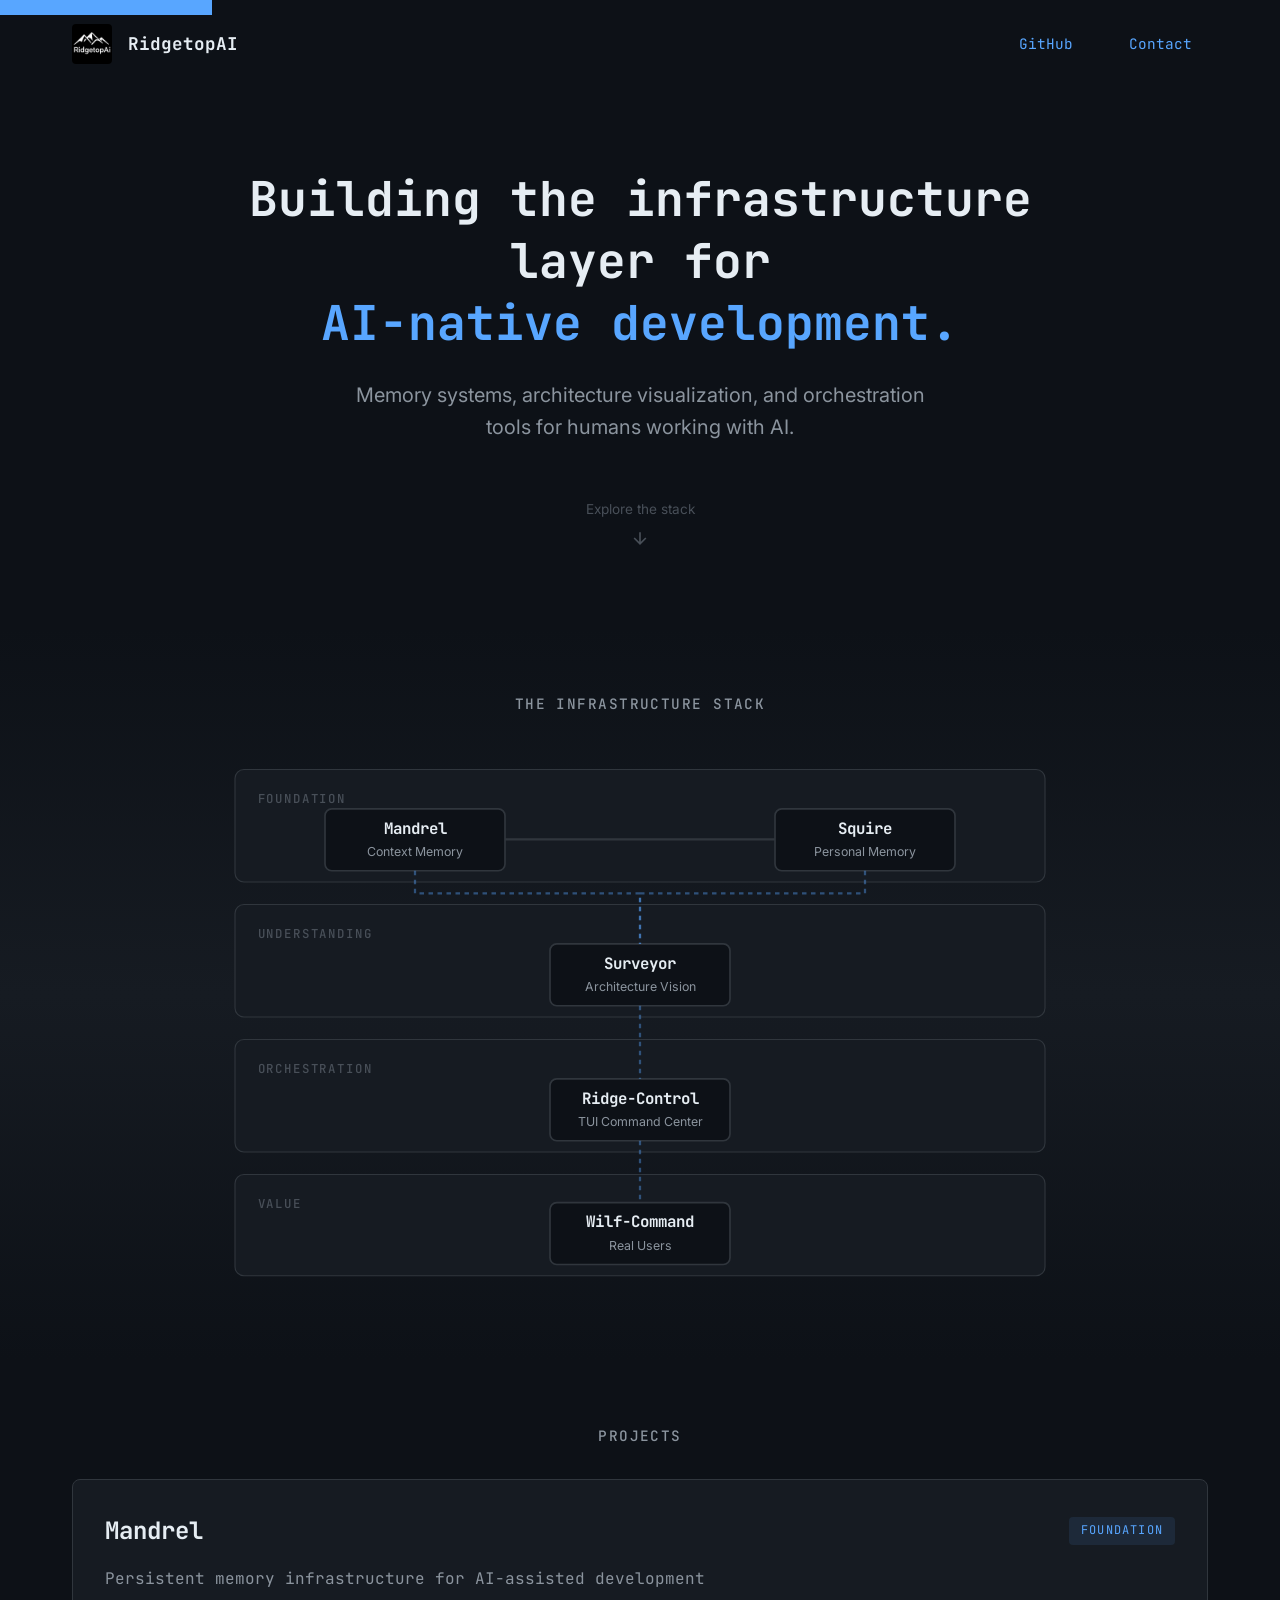
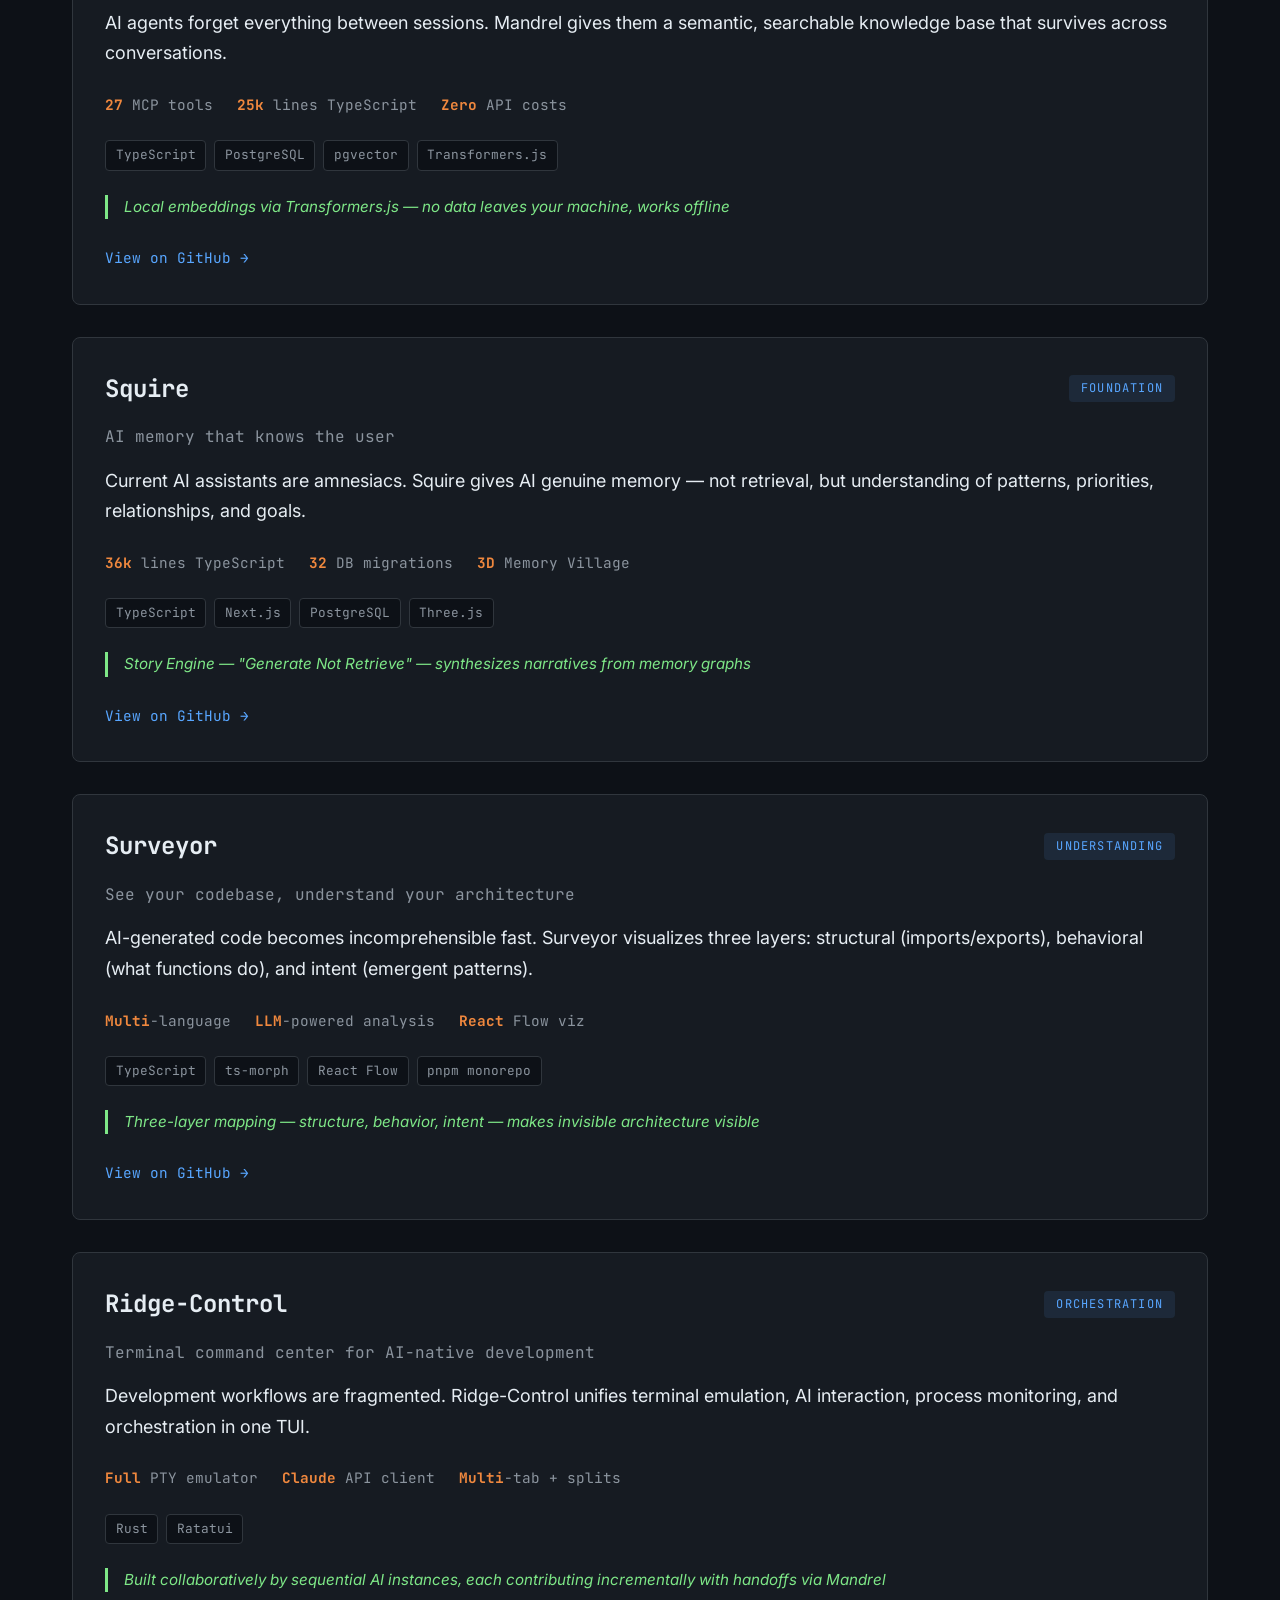
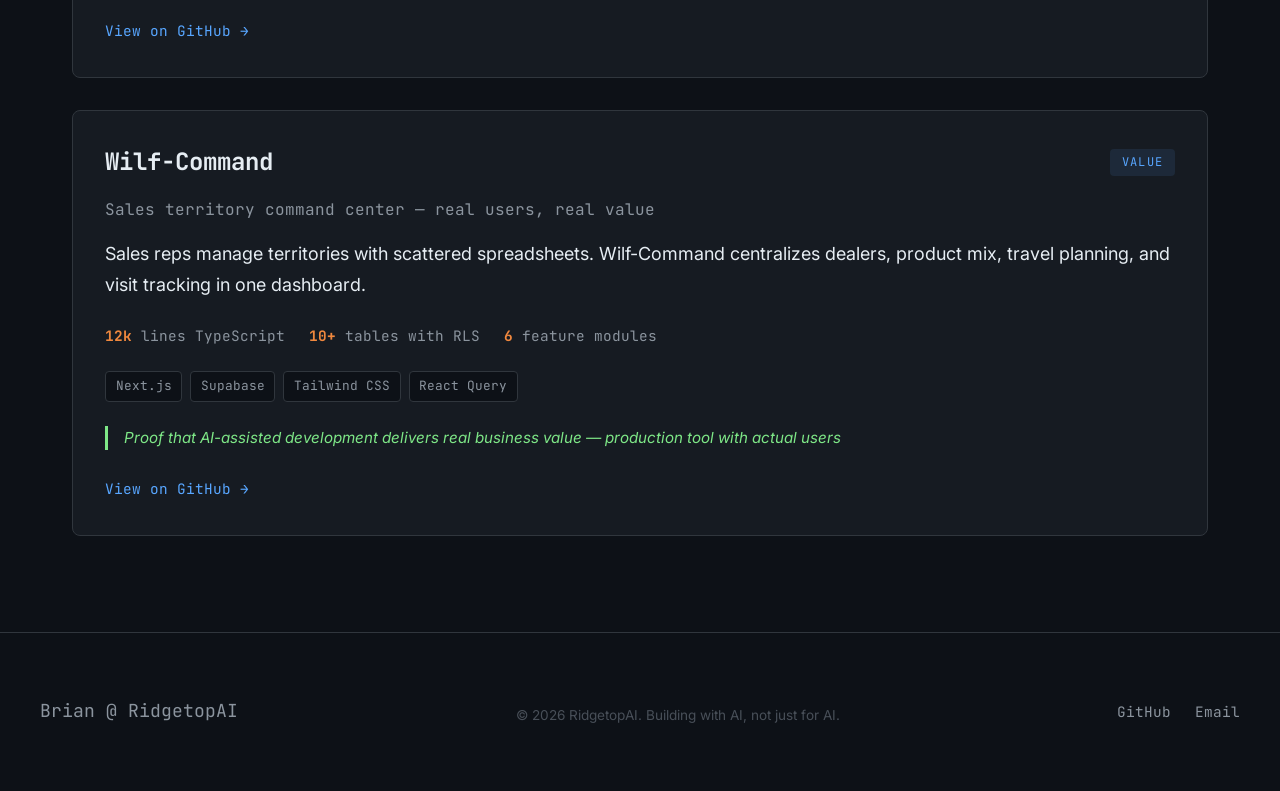
<file: index.html>
<!DOCTYPE html>
<html lang="en">
<head>
    <meta charset="UTF-8">
    <meta name="viewport" content="width=device-width, initial-scale=1.0">
    <title>RidgetopAI — AI-Native Development Infrastructure</title>
    <meta name="description" content="Building the infrastructure layer for AI-native development. Memory systems, architecture visualization, and orchestration tools for humans working with AI.">
    <meta name="author" content="Brian @ RidgetopAI">
    <meta name="keywords" content="AI development, MCP tools, memory systems, architecture visualization, AI-native, developer tools">
    <link rel="canonical" href="https://ridgetopai.net/">

    <!-- Open Graph / Social -->
    <meta property="og:type" content="website">
    <meta property="og:url" content="https://ridgetopai.net/">
    <meta property="og:title" content="RidgetopAI — AI-Native Development Infrastructure">
    <meta property="og:description" content="Building the infrastructure layer for AI-native development. Memory systems, architecture visualization, and orchestration tools for humans working with AI.">
    <meta property="og:image" content="https://ridgetopai.net/assets/ridgetopai-logo.JPG">

    <!-- Twitter -->
    <meta name="twitter:card" content="summary">
    <meta name="twitter:title" content="RidgetopAI — AI-Native Development Infrastructure">
    <meta name="twitter:description" content="Building the infrastructure layer for AI-native development.">

    <link rel="icon" type="image/jpeg" href="assets/ridgetopai-logo.JPG">
    <link rel="apple-touch-icon" href="assets/ridgetopai-logo.JPG">

    <!-- Font preloading for performance -->
    <link rel="preconnect" href="https://fonts.googleapis.com">
    <link rel="preconnect" href="https://fonts.gstatic.com" crossorigin>
    <link rel="preload" href="https://fonts.googleapis.com/css2?family=Inter:wght@400;500;700&family=JetBrains+Mono:wght@400;700&display=swap" as="style" onload="this.onload=null;this.rel='stylesheet'">
    <noscript><link href="https://fonts.googleapis.com/css2?family=Inter:wght@400;500;700&family=JetBrains+Mono:wght@400;700&display=swap" rel="stylesheet"></noscript>

    <link rel="stylesheet" href="styles.css">

    <!-- Structured data for SEO -->
    <script type="application/ld+json">
    {
        "@context": "https://schema.org",
        "@type": "Person",
        "name": "Brian",
        "url": "https://ridgetopai.net",
        "sameAs": ["https://github.com/RidgetopAi"],
        "jobTitle": "Developer",
        "worksFor": {
            "@type": "Organization",
            "name": "RidgetopAI"
        },
        "knowsAbout": ["AI Development", "MCP Tools", "Memory Systems", "TypeScript", "Rust"]
    }
    </script>
</head>
<body>
    <a href="#main-content" class="skip-link">Skip to main content</a>
    <header class="header" role="banner">
        <a href="/" class="logo" aria-label="RidgetopAI Home">
            <img src="assets/ridgetopai-logo.JPG" alt="RidgetopAI" width="40" height="40">
            <span class="logo-text">RidgetopAI</span>
        </a>
        <nav class="nav" aria-label="Main navigation">
            <a href="https://github.com/RidgetopAi" target="_blank" rel="noopener">GitHub</a>
            <a href="mailto:brian@ridgetopai.net">Contact</a>
        </nav>
    </header>

    <main id="main-content">
        <section class="hero">
            <h1>Building the infrastructure layer for<br><span class="accent">AI-native development.</span></h1>
            <p class="hero-sub">Memory systems, architecture visualization, and orchestration tools for humans working with AI.</p>
            <div class="scroll-hint">
                <span>Explore the stack</span>
                <svg width="24" height="24" viewBox="0 0 24 24" fill="none" stroke="currentColor" stroke-width="2">
                    <path d="M12 5v14M5 12l7 7 7-7"/>
                </svg>
            </div>
        </section>

        <section class="diagram-section">
            <h2 class="section-title">The Infrastructure Stack</h2>
            <div class="diagram-container">
                <svg viewBox="0 0 800 480" class="infrastructure-diagram" aria-label="Infrastructure diagram showing how the projects connect">
                    <!-- Foundation Layer -->
                    <g class="layer foundation-layer">
                        <rect x="40" y="20" width="720" height="100" rx="8" class="layer-bg"/>
                        <text x="60" y="50" class="layer-label">FOUNDATION</text>

                        <g class="node mandrel-node" transform="translate(120, 55)">
                            <rect width="160" height="55" rx="6" class="node-bg"/>
                            <text x="80" y="22" class="node-title">Mandrel</text>
                            <text x="80" y="42" class="node-subtitle">Context Memory</text>
                        </g>

                        <g class="node squire-node" transform="translate(520, 55)">
                            <rect width="160" height="55" rx="6" class="node-bg"/>
                            <text x="80" y="22" class="node-title">Squire</text>
                            <text x="80" y="42" class="node-subtitle">Personal Memory</text>
                        </g>

                        <!-- Connection line between Mandrel and Squire -->
                        <line x1="280" y1="82" x2="520" y2="82" class="connection-line"/>
                    </g>

                    <!-- Understanding Layer -->
                    <g class="layer understanding-layer">
                        <rect x="40" y="140" width="720" height="100" rx="8" class="layer-bg"/>
                        <text x="60" y="170" class="layer-label">UNDERSTANDING</text>

                        <g class="node surveyor-node" transform="translate(320, 175)">
                            <rect width="160" height="55" rx="6" class="node-bg"/>
                            <text x="80" y="22" class="node-title">Surveyor</text>
                            <text x="80" y="42" class="node-subtitle">Architecture Vision</text>
                        </g>
                    </g>

                    <!-- Connection from Foundation to Understanding -->
                    <path d="M200 110 L200 130 L400 130 L400 175" class="connection-line flow-line" fill="none"/>
                    <path d="M600 110 L600 130 L400 130 L400 175" class="connection-line flow-line" fill="none"/>

                    <!-- Orchestration Layer -->
                    <g class="layer orchestration-layer">
                        <rect x="40" y="260" width="720" height="100" rx="8" class="layer-bg"/>
                        <text x="60" y="290" class="layer-label">ORCHESTRATION</text>

                        <g class="node ridge-node" transform="translate(320, 295)">
                            <rect width="160" height="55" rx="6" class="node-bg"/>
                            <text x="80" y="22" class="node-title">Ridge-Control</text>
                            <text x="80" y="42" class="node-subtitle">TUI Command Center</text>
                        </g>
                    </g>

                    <!-- Connection from Understanding to Orchestration -->
                    <path d="M400 230 L400 295" class="connection-line flow-line" fill="none"/>

                    <!-- Value Layer -->
                    <g class="layer value-layer">
                        <rect x="40" y="380" width="720" height="90" rx="8" class="layer-bg"/>
                        <text x="60" y="410" class="layer-label">VALUE</text>

                        <g class="node wilf-node" transform="translate(320, 405)">
                            <rect width="160" height="55" rx="6" class="node-bg"/>
                            <text x="80" y="22" class="node-title">Wilf-Command</text>
                            <text x="80" y="42" class="node-subtitle">Real Users</text>
                        </g>
                    </g>

                    <!-- Connection from Orchestration to Value -->
                    <path d="M400 350 L400 405" class="connection-line flow-line" fill="none"/>

                    <!-- Flow arrows -->
                    <defs>
                        <marker id="arrowhead" markerWidth="10" markerHeight="7" refX="9" refY="3.5" orient="auto">
                            <polygon points="0 0, 10 3.5, 0 7" fill="var(--accent)"/>
                        </marker>
                    </defs>
                </svg>
            </div>

            <!-- Mobile simplified version -->
            <div class="diagram-mobile">
                <div class="mobile-layer">
                    <span class="mobile-label">Foundation</span>
                    <div class="mobile-nodes">
                        <span class="mobile-node">Mandrel</span>
                        <span class="mobile-node">Squire</span>
                    </div>
                </div>
                <div class="mobile-arrow">↓</div>
                <div class="mobile-layer">
                    <span class="mobile-label">Understanding</span>
                    <div class="mobile-nodes">
                        <span class="mobile-node">Surveyor</span>
                    </div>
                </div>
                <div class="mobile-arrow">↓</div>
                <div class="mobile-layer">
                    <span class="mobile-label">Orchestration</span>
                    <div class="mobile-nodes">
                        <span class="mobile-node">Ridge-Control</span>
                    </div>
                </div>
                <div class="mobile-arrow">↓</div>
                <div class="mobile-layer">
                    <span class="mobile-label">Value</span>
                    <div class="mobile-nodes">
                        <span class="mobile-node">Wilf-Command</span>
                    </div>
                </div>
            </div>
        </section>

        <section class="projects">
            <h2 class="section-title">Projects</h2>

            <!-- Mandrel -->
            <article class="project-card fade-in">
                <div class="project-header">
                    <h3 class="project-name">Mandrel</h3>
                    <span class="project-layer">Foundation</span>
                </div>
                <p class="project-tagline">Persistent memory infrastructure for AI-assisted development</p>
                <p class="project-description">AI agents forget everything between sessions. Mandrel gives them a semantic, searchable knowledge base that survives across conversations.</p>
                <div class="project-stats">
                    <span class="stat"><span class="stat-value">27</span> MCP tools</span>
                    <span class="stat"><span class="stat-value">25k</span> lines TypeScript</span>
                    <span class="stat"><span class="stat-value">Zero</span> API costs</span>
                </div>
                <div class="project-tech">
                    <span class="tech-badge">TypeScript</span>
                    <span class="tech-badge">PostgreSQL</span>
                    <span class="tech-badge">pgvector</span>
                    <span class="tech-badge">Transformers.js</span>
                </div>
                <p class="project-highlight">Local embeddings via Transformers.js — no data leaves your machine, works offline</p>
                <a href="https://github.com/RidgetopAi" target="_blank" rel="noopener" class="project-link">View on GitHub →</a>
            </article>

            <!-- Squire -->
            <article class="project-card fade-in">
                <div class="project-header">
                    <h3 class="project-name">Squire</h3>
                    <span class="project-layer">Foundation</span>
                </div>
                <p class="project-tagline">AI memory that knows the user</p>
                <p class="project-description">Current AI assistants are amnesiacs. Squire gives AI genuine memory — not retrieval, but understanding of patterns, priorities, relationships, and goals.</p>
                <div class="project-stats">
                    <span class="stat"><span class="stat-value">36k</span> lines TypeScript</span>
                    <span class="stat"><span class="stat-value">32</span> DB migrations</span>
                    <span class="stat"><span class="stat-value">3D</span> Memory Village</span>
                </div>
                <div class="project-tech">
                    <span class="tech-badge">TypeScript</span>
                    <span class="tech-badge">Next.js</span>
                    <span class="tech-badge">PostgreSQL</span>
                    <span class="tech-badge">Three.js</span>
                </div>
                <p class="project-highlight">Story Engine — "Generate Not Retrieve" — synthesizes narratives from memory graphs</p>
                <a href="https://github.com/RidgetopAi" target="_blank" rel="noopener" class="project-link">View on GitHub →</a>
            </article>

            <!-- Surveyor -->
            <article class="project-card fade-in">
                <div class="project-header">
                    <h3 class="project-name">Surveyor</h3>
                    <span class="project-layer">Understanding</span>
                </div>
                <p class="project-tagline">See your codebase, understand your architecture</p>
                <p class="project-description">AI-generated code becomes incomprehensible fast. Surveyor visualizes three layers: structural (imports/exports), behavioral (what functions do), and intent (emergent patterns).</p>
                <div class="project-stats">
                    <span class="stat"><span class="stat-value">Multi</span>-language</span>
                    <span class="stat"><span class="stat-value">LLM</span>-powered analysis</span>
                    <span class="stat"><span class="stat-value">React</span> Flow viz</span>
                </div>
                <div class="project-tech">
                    <span class="tech-badge">TypeScript</span>
                    <span class="tech-badge">ts-morph</span>
                    <span class="tech-badge">React Flow</span>
                    <span class="tech-badge">pnpm monorepo</span>
                </div>
                <p class="project-highlight">Three-layer mapping — structure, behavior, intent — makes invisible architecture visible</p>
                <a href="https://github.com/RidgetopAi" target="_blank" rel="noopener" class="project-link">View on GitHub →</a>
            </article>

            <!-- Ridge-Control -->
            <article class="project-card fade-in">
                <div class="project-header">
                    <h3 class="project-name">Ridge-Control</h3>
                    <span class="project-layer">Orchestration</span>
                </div>
                <p class="project-tagline">Terminal command center for AI-native development</p>
                <p class="project-description">Development workflows are fragmented. Ridge-Control unifies terminal emulation, AI interaction, process monitoring, and orchestration in one TUI.</p>
                <div class="project-stats">
                    <span class="stat"><span class="stat-value">Full</span> PTY emulator</span>
                    <span class="stat"><span class="stat-value">Claude</span> API client</span>
                    <span class="stat"><span class="stat-value">Multi</span>-tab + splits</span>
                </div>
                <div class="project-tech">
                    <span class="tech-badge">Rust</span>
                    <span class="tech-badge">Ratatui</span>
                </div>
                <p class="project-highlight">Built collaboratively by sequential AI instances, each contributing incrementally with handoffs via Mandrel</p>
                <a href="https://github.com/RidgetopAi" target="_blank" rel="noopener" class="project-link">View on GitHub →</a>
            </article>

            <!-- Wilf-Command -->
            <article class="project-card fade-in">
                <div class="project-header">
                    <h3 class="project-name">Wilf-Command</h3>
                    <span class="project-layer">Value</span>
                </div>
                <p class="project-tagline">Sales territory command center — real users, real value</p>
                <p class="project-description">Sales reps manage territories with scattered spreadsheets. Wilf-Command centralizes dealers, product mix, travel planning, and visit tracking in one dashboard.</p>
                <div class="project-stats">
                    <span class="stat"><span class="stat-value">12k</span> lines TypeScript</span>
                    <span class="stat"><span class="stat-value">10+</span> tables with RLS</span>
                    <span class="stat"><span class="stat-value">6</span> feature modules</span>
                </div>
                <div class="project-tech">
                    <span class="tech-badge">Next.js</span>
                    <span class="tech-badge">Supabase</span>
                    <span class="tech-badge">Tailwind CSS</span>
                    <span class="tech-badge">React Query</span>
                </div>
                <p class="project-highlight">Proof that AI-assisted development delivers real business value — production tool with actual users</p>
                <a href="https://github.com/RidgetopAi" target="_blank" rel="noopener" class="project-link">View on GitHub →</a>
            </article>
        </section>
    </main>

    <footer class="footer" role="contentinfo">
        <div class="footer-content">
            <p class="footer-name">Brian @ RidgetopAI</p>
            <p class="footer-copyright">&copy; 2026 RidgetopAI. Building with AI, not just for AI.</p>
            <nav class="footer-nav" aria-label="Footer navigation">
                <a href="https://github.com/RidgetopAi" target="_blank" rel="noopener">GitHub</a>
                <a href="mailto:brian@ridgetopai.net">Email</a>
            </nav>
        </div>
    </footer>

    <script src="script.js"></script>
</body>
</html>
</file>
<file: styles.css>
/* ============================================
   RidgetopAI Landing Page Styles
   Terminal Elegance + Infrastructure Diagram
   ============================================ */

/* CSS Variables */
:root {
    --bg: #0D1117;
    --surface: #161B22;
    --border: #30363D;
    --text: #E6EDF3;
    --text-muted: #8B949E;
    --text-dim: #484F58;
    --accent: #58A6FF;
    --accent-green: #7EE787;
    --code: #F0883E;

    --font-mono: 'JetBrains Mono', monospace;
    --font-sans: 'Inter', -apple-system, BlinkMacSystemFont, 'Segoe UI', sans-serif;

    --spacing-xs: 0.5rem;
    --spacing-sm: 1rem;
    --spacing-md: 1.5rem;
    --spacing-lg: 2rem;
    --spacing-xl: 3rem;
    --spacing-2xl: 4rem;

    --max-width: 1200px;
    --border-radius: 8px;
}

/* Skip Link - Accessibility */
.skip-link {
    position: absolute;
    top: -40px;
    left: 0;
    background: var(--accent);
    color: var(--bg);
    padding: var(--spacing-sm);
    z-index: 100;
    font-family: var(--font-mono);
    font-size: 0.9rem;
    transition: top 0.2s ease;
}

.skip-link:focus {
    top: 0;
}

/* Reset & Base */
*, *::before, *::after {
    box-sizing: border-box;
    margin: 0;
    padding: 0;
}

html {
    scroll-behavior: smooth;
}

body {
    font-family: var(--font-sans);
    font-size: 18px;
    line-height: 1.6;
    color: var(--text);
    background: var(--bg);
    min-height: 100vh;
}

a {
    color: var(--accent);
    text-decoration: none;
    transition: color 0.2s ease;
}

a:hover {
    color: var(--text);
}

img {
    max-width: 100%;
    height: auto;
}

/* Container */
.container {
    max-width: var(--max-width);
    margin: 0 auto;
    padding: 0 var(--spacing-md);
}

/* Header */
.header {
    display: flex;
    justify-content: space-between;
    align-items: center;
    padding: var(--spacing-md) var(--spacing-lg);
    max-width: var(--max-width);
    margin: 0 auto;
}

.logo {
    display: flex;
    align-items: center;
    gap: var(--spacing-sm);
    color: var(--text);
}

.logo img {
    width: 40px;
    height: 40px;
    border-radius: 4px;
    filter: invert(1);
}

.logo-text {
    font-family: var(--font-mono);
    font-weight: 700;
    font-size: 1.1rem;
}

.nav {
    display: flex;
    gap: var(--spacing-md);
}

.nav a {
    font-family: var(--font-mono);
    font-size: 0.9rem;
    padding: var(--spacing-xs) var(--spacing-sm);
    border-radius: 4px;
    transition: background-color 0.2s ease, color 0.2s ease;
}

.nav a:hover {
    background: var(--surface);
}

/* Hero Section */
.hero {
    text-align: center;
    padding: var(--spacing-2xl) var(--spacing-lg);
    min-height: 60vh;
    display: flex;
    flex-direction: column;
    justify-content: center;
    align-items: center;
    gap: var(--spacing-md);
}

.hero h1 {
    font-family: var(--font-mono);
    font-size: clamp(1.8rem, 5vw, 3rem);
    font-weight: 700;
    line-height: 1.3;
    max-width: 800px;
}

.hero h1 .accent {
    color: var(--accent);
}

.hero-sub {
    font-size: clamp(1rem, 2vw, 1.25rem);
    color: var(--text-muted);
    max-width: 600px;
}

.scroll-hint {
    margin-top: var(--spacing-lg);
    display: flex;
    flex-direction: column;
    align-items: center;
    gap: var(--spacing-xs);
    color: var(--text-dim);
    font-size: 0.85rem;
    animation: float 2s ease-in-out infinite;
}

.scroll-hint svg {
    width: 20px;
    height: 20px;
}

@keyframes float {
    0%, 100% { transform: translateY(0); }
    50% { transform: translateY(6px); }
}

/* Section Title */
.section-title {
    font-family: var(--font-mono);
    font-size: 0.9rem;
    font-weight: 500;
    text-transform: uppercase;
    letter-spacing: 0.1em;
    color: var(--text-muted);
    text-align: center;
    margin-bottom: var(--spacing-lg);
}

/* Infrastructure Diagram Section */
.diagram-section {
    padding: var(--spacing-2xl) var(--spacing-lg);
    background: linear-gradient(180deg, transparent 0%, var(--surface) 50%, transparent 100%);
}

.diagram-container {
    max-width: 900px;
    margin: 0 auto;
}

.infrastructure-diagram {
    width: 100%;
    height: auto;
}

/* SVG Diagram Styles */
.layer-bg {
    fill: var(--surface);
    stroke: var(--border);
    stroke-width: 1;
}

.layer-label {
    fill: var(--text-dim);
    font-family: var(--font-mono);
    font-size: 11px;
    font-weight: 500;
    letter-spacing: 0.15em;
}

.node-bg {
    fill: var(--bg);
    stroke: var(--border);
    stroke-width: 1.5;
    transition: stroke 0.2s ease, fill 0.2s ease;
}

.node:hover .node-bg {
    stroke: var(--accent);
    fill: var(--surface);
}

.node-title {
    fill: var(--text);
    font-family: var(--font-mono);
    font-size: 14px;
    font-weight: 700;
    text-anchor: middle;
}

.node-subtitle {
    fill: var(--text-muted);
    font-family: var(--font-sans);
    font-size: 11px;
    text-anchor: middle;
}

.connection-line {
    stroke: var(--border);
    stroke-width: 2;
}

.flow-line {
    stroke: var(--accent);
    stroke-opacity: 0.4;
    stroke-dasharray: 4 4;
}

/* Mobile Diagram */
.diagram-mobile {
    display: none;
    flex-direction: column;
    align-items: center;
    gap: var(--spacing-sm);
    padding: var(--spacing-lg);
}

.mobile-layer {
    background: var(--surface);
    border: 1px solid var(--border);
    border-radius: var(--border-radius);
    padding: var(--spacing-sm) var(--spacing-md);
    width: 100%;
    max-width: 300px;
    text-align: center;
}

.mobile-label {
    display: block;
    font-family: var(--font-mono);
    font-size: 0.75rem;
    text-transform: uppercase;
    letter-spacing: 0.1em;
    color: var(--text-dim);
    margin-bottom: var(--spacing-xs);
}

.mobile-nodes {
    display: flex;
    flex-wrap: wrap;
    justify-content: center;
    gap: var(--spacing-xs);
}

.mobile-node {
    font-family: var(--font-mono);
    font-size: 0.9rem;
    font-weight: 600;
    color: var(--text);
    background: var(--bg);
    padding: var(--spacing-xs) var(--spacing-sm);
    border-radius: 4px;
    border: 1px solid var(--border);
}

.mobile-arrow {
    font-size: 1.5rem;
    color: var(--accent);
    opacity: 0.5;
}

/* Projects Section */
.projects {
    padding: var(--spacing-2xl) var(--spacing-lg);
    max-width: var(--max-width);
    margin: 0 auto;
}

/* Project Cards */
.project-card {
    background: var(--surface);
    border: 1px solid var(--border);
    border-radius: var(--border-radius);
    padding: var(--spacing-lg);
    margin-bottom: var(--spacing-lg);
    transition: transform 0.2s ease, border-color 0.2s ease;
}

.project-card:hover {
    transform: translateY(-2px);
    border-color: var(--text-dim);
}

.project-header {
    display: flex;
    justify-content: space-between;
    align-items: center;
    margin-bottom: var(--spacing-sm);
    flex-wrap: wrap;
    gap: var(--spacing-sm);
}

.project-name {
    font-family: var(--font-mono);
    font-size: 1.5rem;
    font-weight: 700;
    color: var(--text);
}

.project-layer {
    font-family: var(--font-mono);
    font-size: 0.75rem;
    text-transform: uppercase;
    letter-spacing: 0.1em;
    color: var(--accent);
    background: rgba(88, 166, 255, 0.1);
    padding: 0.25rem 0.75rem;
    border-radius: 4px;
}

.project-tagline {
    font-family: var(--font-mono);
    font-size: 1rem;
    color: var(--text-muted);
    margin-bottom: var(--spacing-sm);
}

.project-description {
    color: var(--text);
    margin-bottom: var(--spacing-md);
    line-height: 1.7;
}

.project-stats {
    display: flex;
    flex-wrap: wrap;
    gap: var(--spacing-md);
    margin-bottom: var(--spacing-md);
}

.stat {
    font-family: var(--font-mono);
    font-size: 0.9rem;
    color: var(--text-muted);
}

.stat-value {
    color: var(--code);
    font-weight: 700;
}

.project-tech {
    display: flex;
    flex-wrap: wrap;
    gap: var(--spacing-xs);
    margin-bottom: var(--spacing-md);
}

.tech-badge {
    font-family: var(--font-mono);
    font-size: 0.8rem;
    color: var(--text-muted);
    background: var(--bg);
    padding: 0.25rem 0.6rem;
    border-radius: 4px;
    border: 1px solid var(--border);
}

.project-highlight {
    font-size: 0.95rem;
    color: var(--accent-green);
    border-left: 3px solid var(--accent-green);
    padding-left: var(--spacing-sm);
    margin-bottom: var(--spacing-md);
    font-style: italic;
}

.project-link {
    font-family: var(--font-mono);
    font-size: 0.9rem;
    display: inline-flex;
    align-items: center;
    gap: 0.25rem;
    transition: gap 0.2s ease;
}

.project-link:hover {
    gap: 0.5rem;
}

/* Footer */
.footer {
    padding: var(--spacing-2xl) var(--spacing-lg);
    border-top: 1px solid var(--border);
}

.footer-content {
    max-width: var(--max-width);
    margin: 0 auto;
    display: flex;
    justify-content: space-between;
    align-items: center;
    flex-wrap: wrap;
    gap: var(--spacing-md);
}

.footer-name {
    font-family: var(--font-mono);
    color: var(--text-muted);
}

.footer-nav {
    display: flex;
    gap: var(--spacing-md);
}

.footer-nav a {
    font-family: var(--font-mono);
    font-size: 0.9rem;
    color: var(--text-muted);
}

.footer-nav a:hover {
    color: var(--accent);
}

.footer-copyright {
    font-size: 0.85rem;
    color: var(--text-dim);
    text-align: center;
    margin-top: var(--spacing-xs);
}

/* Fade-in Animation */
.fade-in {
    opacity: 0;
    transform: translateY(20px);
    transition: opacity 0.6s ease, transform 0.6s ease;
}

.fade-in.visible {
    opacity: 1;
    transform: translateY(0);
}

/* Responsive Design */

/* Tablet */
@media (max-width: 1024px) {
    .diagram-container {
        max-width: 100%;
        overflow-x: auto;
    }
}

/* Mobile */
@media (max-width: 640px) {
    body {
        font-size: 16px;
    }

    .header {
        padding: var(--spacing-sm) var(--spacing-md);
    }

    .logo-text {
        display: none;
    }

    .hero {
        padding: var(--spacing-xl) var(--spacing-md);
        min-height: 50vh;
    }

    .hero h1 {
        font-size: 1.5rem;
    }

    .hero h1 br {
        display: none;
    }

    .diagram-container {
        display: none;
    }

    .diagram-mobile {
        display: flex;
    }

    .projects {
        padding: var(--spacing-xl) var(--spacing-md);
    }

    .project-card {
        padding: var(--spacing-md);
    }

    .project-name {
        font-size: 1.25rem;
    }

    .project-stats {
        gap: var(--spacing-sm);
    }

    .stat {
        font-size: 0.85rem;
    }

    .footer-content {
        flex-direction: column;
        text-align: center;
    }
}

/* Reduced Motion - Accessibility */
@media (prefers-reduced-motion: reduce) {
    html {
        scroll-behavior: auto;
    }

    .fade-in {
        opacity: 1;
        transform: none;
        transition: none;
    }

    .project-card {
        transition: none;
    }

    .scroll-hint {
        animation: none;
    }

    .nav a, a, .project-link {
        transition: none;
    }
}

/* Print Styles */
@media print {
    body {
        background: white;
        color: black;
    }

    .header, .footer, .scroll-hint, .diagram-section {
        display: none;
    }

    .project-card {
        break-inside: avoid;
        border: 1px solid #ccc;
    }
}
</file>
